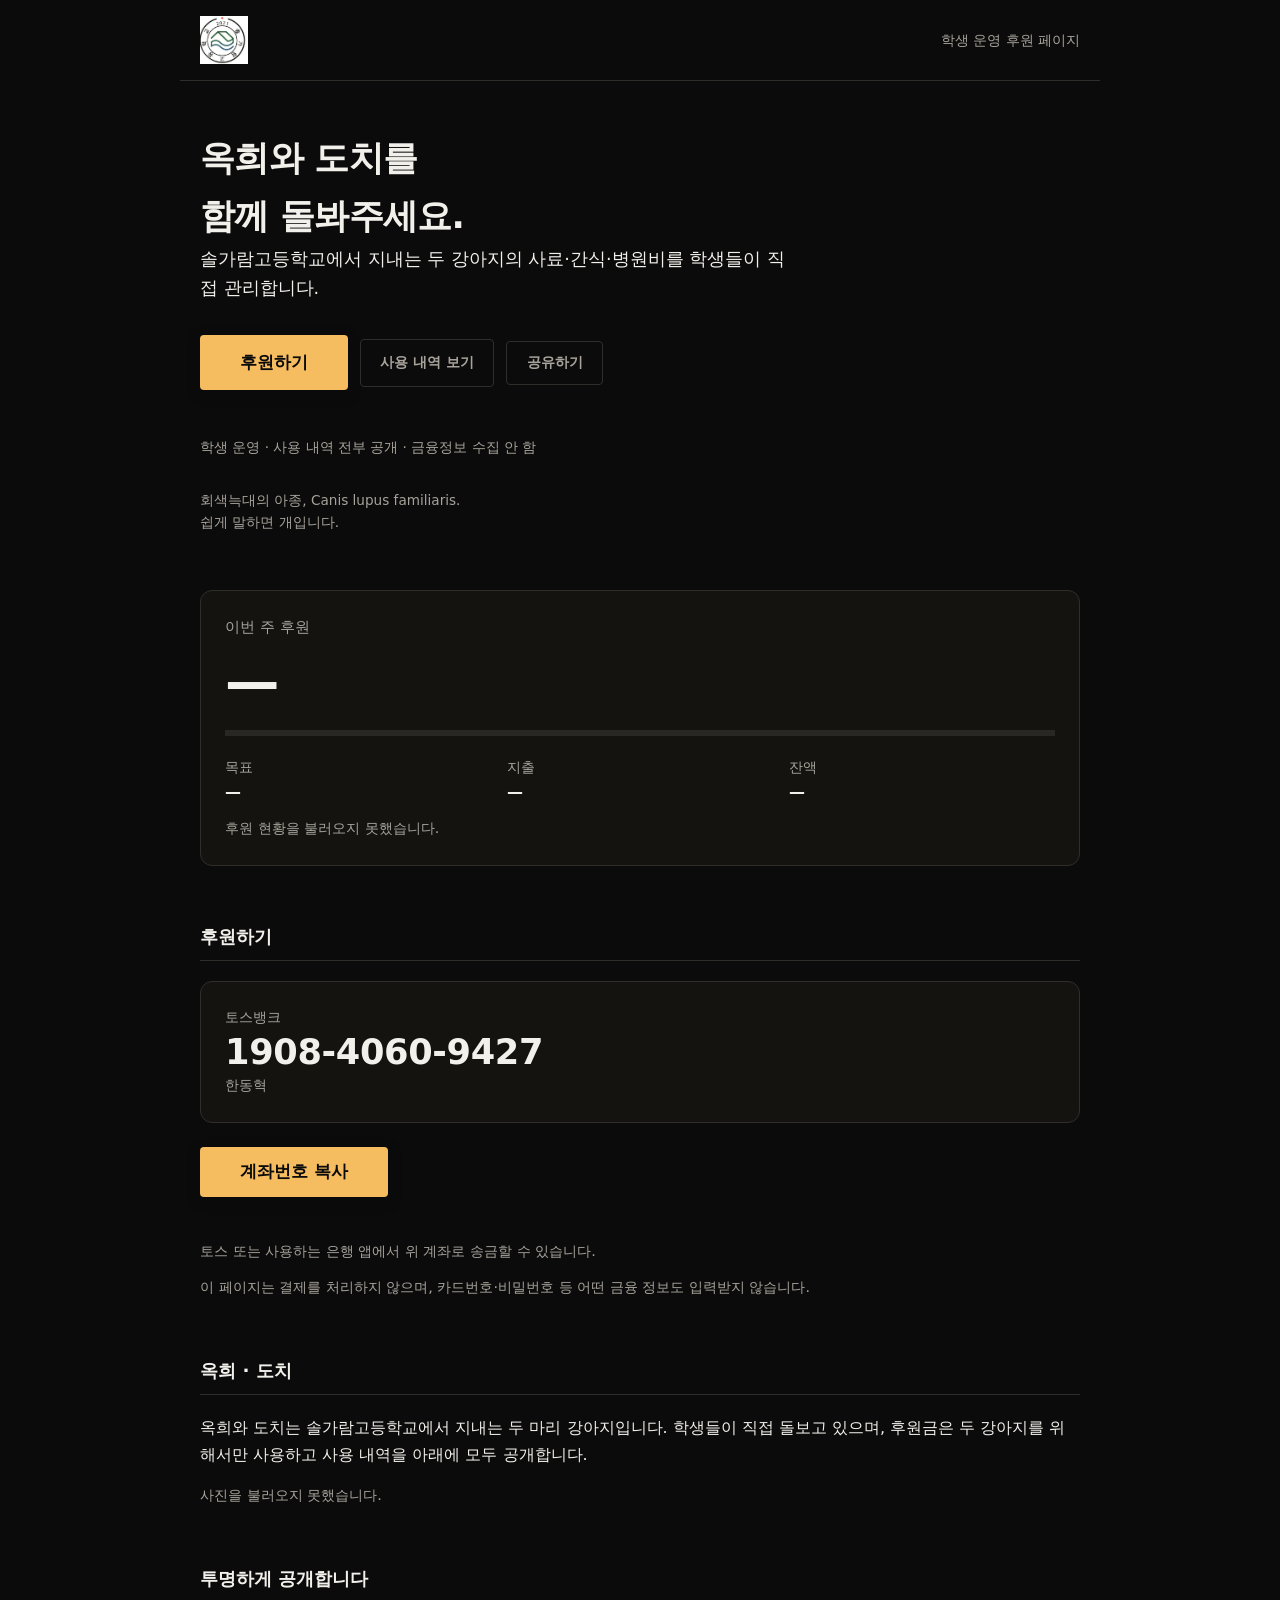
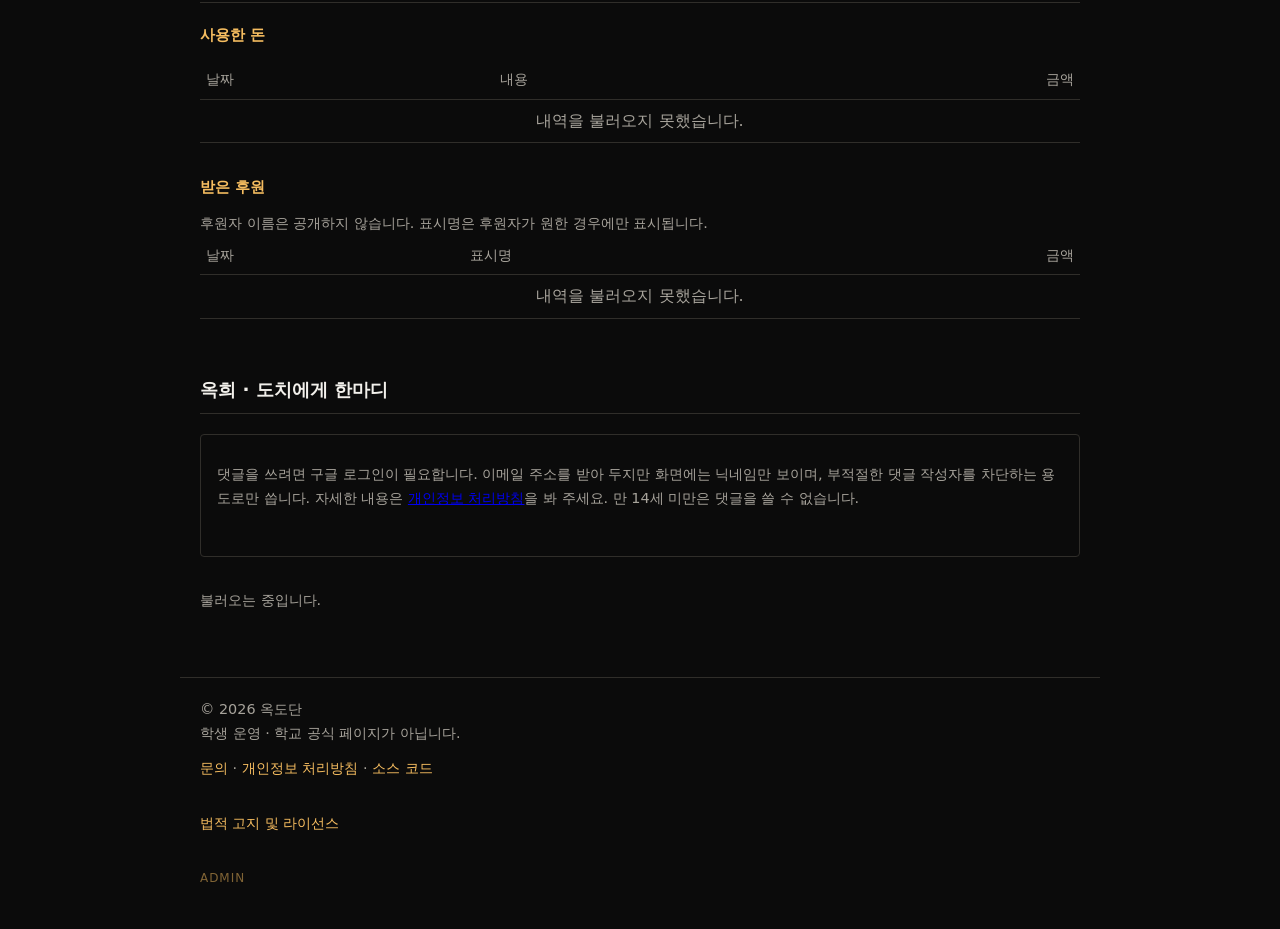
<file: index.html>
<!DOCTYPE html>
<html lang="ko">
<head>
  <meta charset="UTF-8">
  <meta name="viewport" content="width=device-width, initial-scale=1">
  <title>옥희 도치 후원</title>
  <meta name="description" content="솔가람고등학교의 회색늑대의 아종이자 학명은 Canis lupus familiaris인 옥희와 도치를 위한 옥도단 운영 후원 페이지">
  <link rel="stylesheet" href="style.css?v=21">
  <script src="https://accounts.google.com/gsi/client" async defer></script>
</head>
<body>

<header class="site-header">
  <img src="assets/solgaram-logo.jpg" alt="솔가람고등학교 로고" class="logo"
       onerror="this.hidden=true;this.nextElementSibling.hidden=false">
  <span class="logo-text" hidden>솔가람고등학교</span>
  <span class="header-right">
    <span class="header-note">학생 운영 후원 페이지</span>
  </span>
</header>

<main>
  <section class="hero" aria-labelledby="page-title">
    <h1 id="page-title">옥희와 도치를<br>함께 돌봐주세요.</h1>
    <p class="intro">
      솔가람고등학교에서 지내는 두 강아지의
      사료·간식·병원비를 학생들이 직접 관리합니다.
    </p>
    <div class="hero-actions">
      <a href="#donate" class="cta">후원하기</a>
      <a href="#ledger" class="cta cta-quiet">사용 내역 보기</a>
      <button type="button" id="share" class="cta cta-quiet">공유하기</button>
    </div>
    <p class="share-msg" id="share-msg" role="status" aria-live="polite"></p>
    <p class="hero-badges">학생 운영 · 사용 내역 전부 공개 · 금융정보 수집 안 함</p>

    <!-- 학명 농담은 살리되, 첫 화면의 핵심 문장을 가리지 않게 아래로 내렸습니다. -->
    <p class="hero-aside">
      회색늑대의 아종, Canis lupus familiaris.<br>
      쉽게 말하면 개입니다.
    </p>
  </section>

  <section aria-labelledby="status-title">
    <div class="status-panel">
      <h2 id="status-title" class="panel-title">이번 주 후원</h2>

      <div class="status-head">
        <p class="big-amount" id="received">—</p>
        <p class="percent" id="percent"></p>
      </div>

      <div class="bar" role="progressbar" aria-labelledby="status-title"
           aria-valuemin="0" aria-valuemax="100" aria-valuenow="0" id="bar">
        <div class="bar-fill" id="bar-fill"></div>
      </div>

      <dl class="figures">
        <div><dt>목표</dt><dd id="goal">—</dd></div>
        <div><dt>지출</dt><dd id="spent">—</dd></div>
        <div><dt>잔액</dt><dd id="balance">—</dd></div>
      </dl>

      <p class="note" id="load-status" role="status" hidden>후원 현황을 불러오지 못했습니다.</p>
    </div>
  </section>

  <section id="donate" aria-labelledby="donate-title">
    <h2 id="donate-title">후원하기</h2>
    <p class="stop-notice" id="donate-stop" hidden>
      <strong>지금은 후원을 받지 않습니다.</strong><br>
      올해 모인 후원금이 저희가 정한 한도에 이르러 계좌 안내를 내렸습니다.
      「기부금품의 모집 및 사용에 관한 법률」은 연간 1천만 원 이상을 모집할 때
      등록을 요구하는데, 저희는 학생이 운영하는 작은 모금이라 그 절반인
      500만 원에서 스스로 멈추기로 했습니다.
      마음만 감사히 받겠습니다.
    </p>

    <!-- 후원을 멈추면 계좌 안내 전체가 통째로 사라집니다.
         계좌 목록과 복사 버튼을 따로 숨기면 안내 문구가 남아 헷갈립니다. -->
    <div id="donate-open">
      <!-- 계좌번호가 주인공입니다. 은행·예금주는 보조 정보로 작게 둡니다.
           라벨은 화면에 안 보이지만 화면 낭독기에는 읽힙니다.
           계좌번호 라벨을 #account-number 안에 넣으면 복사할 때 같이 딸려갑니다. -->
      <div class="account">
        <p class="account-bank"><span class="visually-hidden">은행 </span>토스뱅크</p>
        <p class="visually-hidden">계좌번호</p>
        <p class="account-number" id="account-number">1908-4060-9427</p>
        <p class="account-holder"><span class="visually-hidden">예금주 </span>한동혁</p>
      </div>
      <button type="button" id="copy-account" class="cta">계좌번호 복사</button>
      <p class="copy-feedback" id="copy-feedback" role="status" aria-live="polite"></p>
      <p class="note">토스 또는 사용하는 은행 앱에서 위 계좌로 송금할 수 있습니다.</p>
      <p class="note">
        이 페이지는 결제를 처리하지 않으며, 카드번호·비밀번호 등
        어떤 금융 정보도 입력받지 않습니다.
      </p>
    </div>
  </section>

  <section aria-labelledby="about-title">
    <h2 id="about-title">옥희 · 도치</h2>
    <p>
      옥희와 도치는 솔가람고등학교에서 지내는 두 마리 강아지입니다.
      학생들이 직접 돌보고 있으며, 후원금은 두 강아지를 위해서만 사용하고
      사용 내역을 아래에 모두 공개합니다.
    </p>
    <ul class="gallery" id="gallery">
      <li class="gallery-empty">사진을 불러오는 중입니다.</li>
    </ul>
  </section>

  <!-- 나간 돈과 들어온 돈을 한 섹션으로 묶습니다.
       따로 두면 각각 그냥 표로 보이지만, 묶으면 공개하겠다는 약속으로 읽힙니다. -->
  <section id="ledger" aria-labelledby="ledger-title">
    <h2 id="ledger-title">투명하게 공개합니다</h2>

    <h3 class="sub-title">사용한 돈</h3>
    <table class="expenses">
      <caption class="visually-hidden">공개된 지출 내역</caption>
      <thead>
        <tr>
          <th scope="col">날짜</th>
          <th scope="col">내용</th>
          <th scope="col" class="num">금액</th>
        </tr>
      </thead>
      <tbody id="expenses-body">
        <tr><td colspan="3" class="empty">내역을 불러오는 중입니다.</td></tr>
      </tbody>
    </table>

    <h3 class="sub-title">받은 후원</h3>
    <p class="note">후원자 이름은 공개하지 않습니다. 표시명은 후원자가 원한 경우에만 표시됩니다.</p>
    <table class="expenses">
      <caption class="visually-hidden">공개된 후원 내역</caption>
      <thead>
        <tr>
          <th scope="col">날짜</th>
          <th scope="col">표시명</th>
          <th scope="col" class="num">금액</th>
        </tr>
      </thead>
      <tbody id="donations-body">
        <tr><td colspan="3" class="empty">내역을 불러오는 중입니다.</td></tr>
      </tbody>
    </table>
  </section>

  <!-- 댓글판은 하나뿐입니다. 게시판 이름은 그대로 photos 라서
       사진첩에 달려 있던 기존 댓글이 그대로 이어집니다. -->
  <section aria-labelledby="comments-title">
    <h2 id="comments-title">옥희 · 도치에게 한마디</h2>

    <div class="comments" data-board="photos">
      <div id="login-bar" class="login-bar">
        <p class="note">
          댓글을 쓰려면 구글 로그인이 필요합니다. 이메일 주소를 받아 두지만
          화면에는 닉네임만 보이며, 부적절한 댓글 작성자를 차단하는 용도로만 씁니다.
          자세한 내용은 <a href="privacy.html">개인정보 처리방침</a>을 봐 주세요.
          만 14세 미만은 댓글을 쓸 수 없습니다.
        </p>
        <div id="google-btn"></div>
        <p id="login-state" class="login-state" role="status" aria-live="polite"></p>
        <label class="login-nick">
          <span class="field-label">닉네임 (댓글에 이 이름으로 표시됩니다)</span>
          <input type="text" id="my-nickname" maxlength="20" placeholder="닉네임" autocomplete="off">
        </label>

        <!-- 닉네임을 바꾸면 지난 댓글의 이름도 같이 바뀝니다.
             자주 바꾸면 시트를 통째로 다시 쓰게 되므로 서버가 기간을 둡니다. -->
        <div class="nick-actions" id="nick-actions" hidden>
          <button type="button" id="nick-edit" class="cta cta-quiet">닉네임 바꾸기</button>
          <button type="button" id="nick-save" class="cta cta-quiet" hidden>저장</button>
          <button type="button" id="nick-cancel" class="cta cta-quiet" hidden>취소</button>
        </div>
        <p class="form-msg" id="nick-msg" role="status" aria-live="polite"></p>

        <button type="button" id="google-logout" class="cta cta-quiet" hidden>로그아웃</button>
      </div>

      <form class="comment-form" hidden>
        <label class="visually-hidden" for="body-photos">댓글</label>
        <input type="text" id="body-photos" class="comment-body" maxlength="200"
               placeholder="댓글을 남겨 주세요" autocomplete="off" required>
        <button type="submit" class="cta cta-quiet">등록</button>
        <p class="form-msg comment-msg" role="status" aria-live="polite"></p>
      </form>
      <ul class="comment-list"><li class="comment-empty">불러오는 중입니다.</li></ul>
    </div>
  </section>

</main>

<dialog id="lightbox" class="lightbox" aria-label="사진 크게 보기">
  <button type="button" id="lightbox-close" class="lightbox-close" aria-label="닫기">✕</button>
  <img id="lightbox-img" alt="">
  <p class="lightbox-caption" id="lightbox-caption"></p>
</dialog>

<footer>
  <p class="footer-line">
    © 2026 옥도단<br>
    학생 운영 · 학교 공식 페이지가 아닙니다.
  </p>

  <p class="footer-links">
    <a href="mailto:sunsetbaby@naver.com">문의</a> ·
    <a href="privacy.html">개인정보 처리방침</a> ·
    <a href="https://github.com/meer-ckat/SolgaramGaeSeKiHooWon"
       target="_blank" rel="noopener noreferrer">소스 코드</a>
  </p>

  <!-- 법적 고지는 다 필요하지만 늘 펼쳐 둘 필요는 없습니다.
       details 는 브라우저 기본 기능이라 따로 스크립트가 없습니다. -->
  <details class="legal">
    <summary>법적 고지 및 라이선스</summary>

    <p>
      욕설·비방·개인정보가 담긴 댓글은 예고 없이 삭제되며,
      반복되면 댓글 작성이 제한됩니다.
    </p>

    <p>
      이 사이트의 소스 코드는
      <a href="https://github.com/meer-ckat/SolgaramGaeSeKiHooWon"
         target="_blank"
         rel="noopener noreferrer">MIT License</a>
      로 공개됩니다.
    </p>

    <p>
      사진, 솔가람고등학교 로고 및 기타 제3자 저작물은
      MIT License의 적용 대상이 아니며,
      각 저작권자의 권리가 유지됩니다.
    </p>
  </details>

  <p class="footer-admin"><a href="admin.html">ADMIN</a></p>
</footer>
<script src="script.js?v=21"></script>
</body>
</html>
</file>
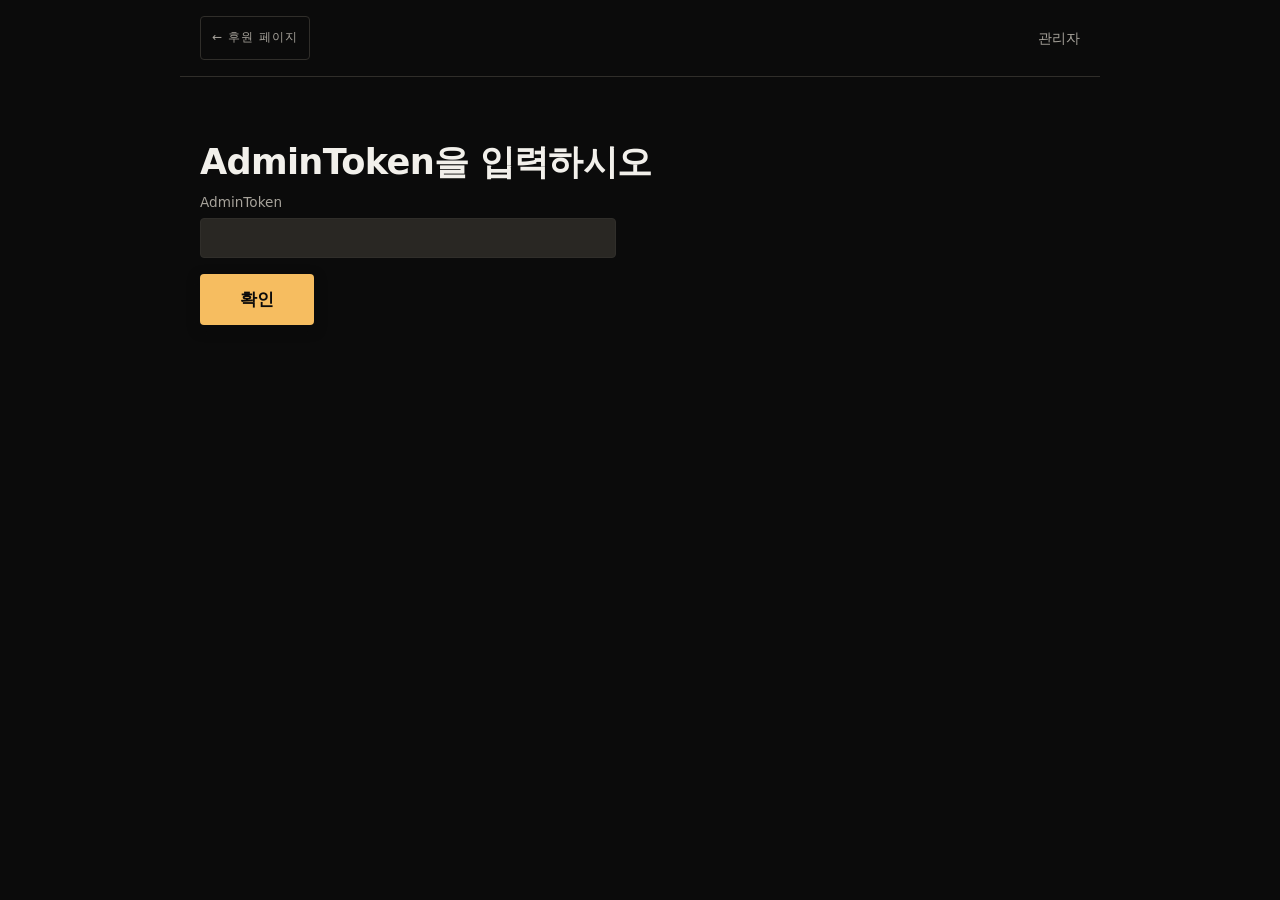
<file: admin.html>
<!DOCTYPE html>
<html lang="ko">
<head>
  <meta charset="UTF-8">
  <meta name="viewport" content="width=device-width, initial-scale=1">
  <meta name="robots" content="noindex, nofollow">
  <title>관리자 · 옥도단 후원</title>
  <link rel="stylesheet" href="style.css?v=21">
</head>
<body>

<header class="site-header">
  <a href="index.html" class="admin-link">← 후원 페이지</a>
  <span class="header-note">관리자</span>
</header>

<main>

  <section id="gate" aria-labelledby="gate-title">
    <h1 id="gate-title">AdminToken을 입력하시오</h1>
    <form id="login-form" autocomplete="off">
      <label class="field">
        <span class="field-label">AdminToken</span>
        <input type="password" id="token-input" name="token"
               autocomplete="off" autocapitalize="off" autocorrect="off"
               spellcheck="false" maxlength="64" required>
      </label>
      <button type="submit" class="cta">확인</button>
      <p class="form-msg" id="login-msg" role="status" aria-live="polite"></p>
    </form>
  </section>

  <div id="panel" hidden>

    <section aria-labelledby="entry-title">
      <h2 id="entry-title">장부 기록 추가</h2>
      <form id="entry-form" autocomplete="off">
        <label class="field">
          <span class="field-label">날짜</span>
          <input type="date" id="entry-date" required>
        </label>
        <label class="field">
          <span class="field-label">구분</span>
          <select id="entry-type">
            <option value="donation">후원 (들어온 돈)</option>
            <option value="expense">지출 (나간 돈)</option>
          </select>
        </label>
        <label class="field">
          <span class="field-label">금액 (원)</span>
          <input type="number" id="entry-amount" min="1" step="1" required>
        </label>
        <label class="field">
          <span class="field-label">내용</span>
          <input type="text" id="entry-desc" maxlength="100"
                 placeholder="예) 사료 20kg">
        </label>
        <label class="field">
          <span class="field-label">표시명 (후원일 때만, 비우면 익명)</span>
          <input type="text" id="entry-name" maxlength="20" placeholder="익명">
        </label>
        <label class="check">
          <input type="checkbox" id="entry-public">
          <span>사이트에 공개</span>
        </label>
        <button type="submit" class="cta">기록 추가</button>
        <p class="form-msg" id="entry-msg" role="status" aria-live="polite"></p>
      </form>
    </section>

    <section aria-labelledby="upload-title">
      <h2 id="upload-title">사진 올리기</h2>
      <form id="upload-form" autocomplete="off">
        <label class="field">
          <span class="field-label">사진 파일 (여러 장 고를 수 있습니다)</span>
          <input type="file" id="photo-file" accept="image/jpeg,image/png,image/webp" multiple required>
        </label>
        <label class="field">
          <span class="field-label">설명 (선택 · 고른 사진 전체에 함께 붙습니다)</span>
          <input type="text" id="photo-caption" maxlength="60" placeholder="예) 운동장의 옥희">
        </label>
        <button type="submit" id="upload-submit" class="cta">올리기</button>
        <p class="form-msg" id="upload-msg" role="status" aria-live="polite"></p>
        <p class="note">
          업로드 전에 브라우저에서 사진을 축소하며, 이 과정에서 촬영 위치(GPS) 정보가 제거됩니다.
        </p>
      </form>
    </section>

    <section aria-labelledby="manage-title">
      <h2 id="manage-title">올린 사진 관리</h2>
      <ul class="gallery" id="admin-gallery">
        <li class="gallery-empty">불러오는 중입니다.</li>
      </ul>
    </section>

    <section aria-labelledby="comments-title">
      <h2 id="comments-title">댓글 관리</h2>
      <p class="note">
        문제가 되는 댓글은 "내리기"를 누르면 사이트에서 즉시 사라집니다.
        기록은 comments 시트에 남으므로 나중에 확인할 수 있습니다.
      </p>
      <ul class="admin-comments" id="admin-comments">
        <li class="comment-empty">불러오는 중입니다.</li>
      </ul>
    </section>

    <section>
      <button type="button" id="logout" class="cta cta-quiet">로그아웃</button>
    </section>

  </div>

</main>

<script src="admin.js?v=21"></script>
</body>
</html>
</file>
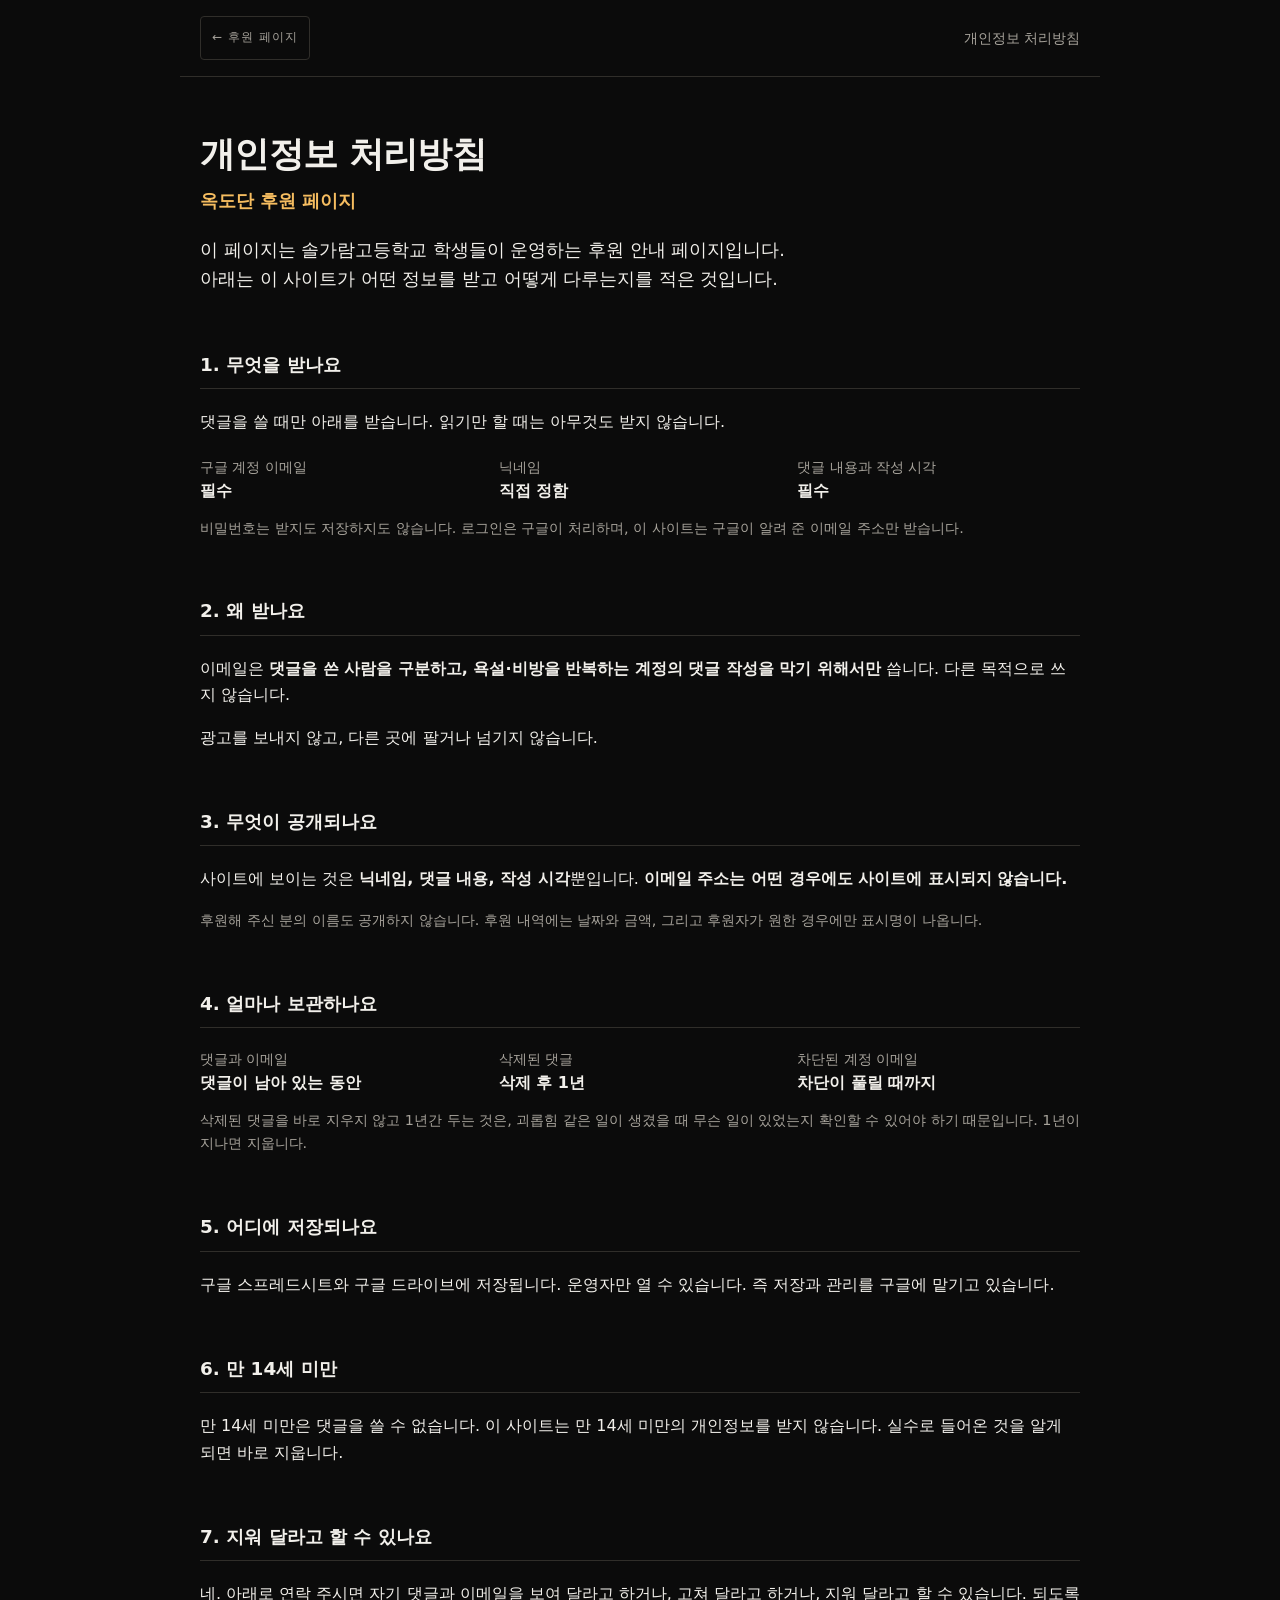
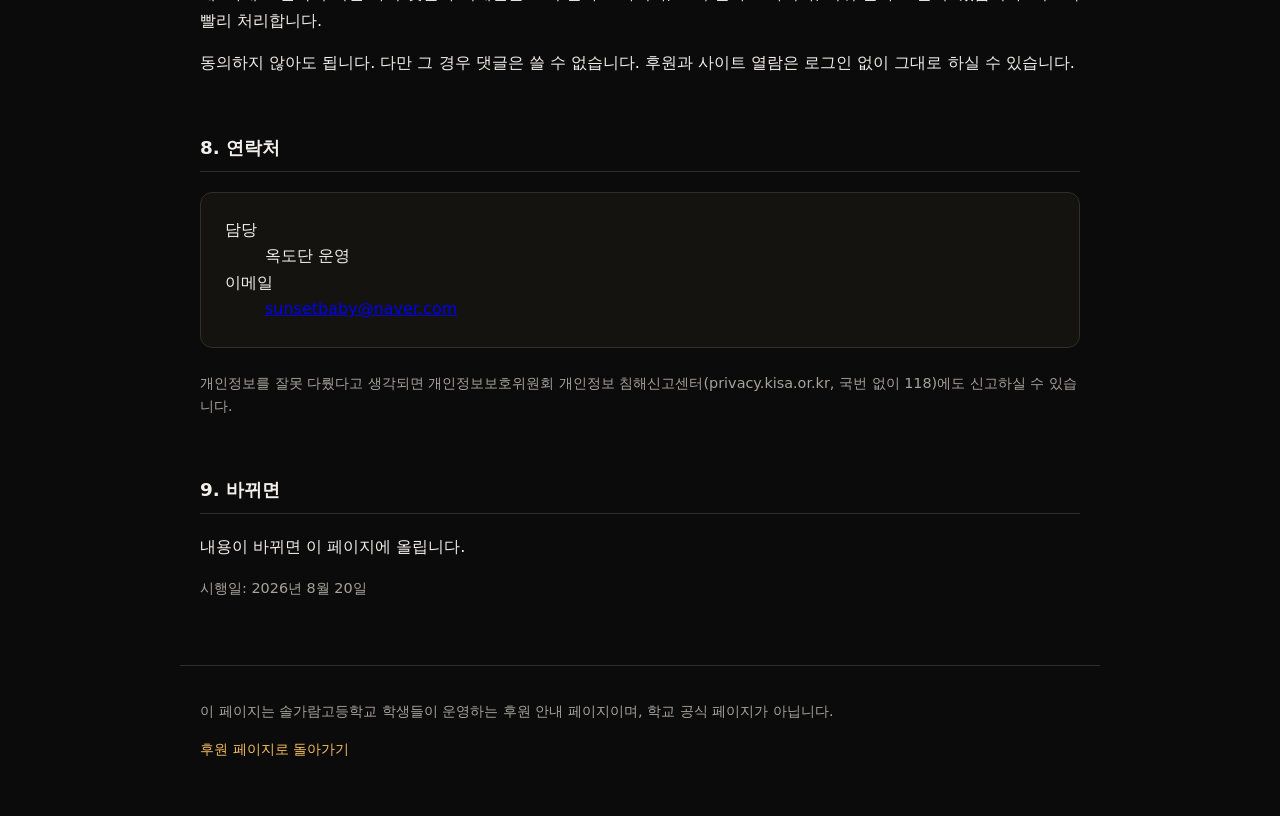
<file: privacy.html>
<!DOCTYPE html>
<html lang="ko">
<head>
  <meta charset="UTF-8">
  <meta name="viewport" content="width=device-width, initial-scale=1">
  <title>개인정보 처리방침 · 옥도단 후원</title>
  <link rel="stylesheet" href="style.css?v=21">
</head>
<body>

<header class="site-header">
  <a href="index.html" class="admin-link">← 후원 페이지</a>
  <span class="header-note">개인정보 처리방침</span>
</header>

<main>
  <section class="hero">
    <h1>개인정보 처리방침</h1>
    <p class="subtitle">옥도단 후원 페이지</p>
    <p class="intro">
      이 페이지는 솔가람고등학교 학생들이 운영하는 후원 안내 페이지입니다.
      아래는 이 사이트가 어떤 정보를 받고 어떻게 다루는지를 적은 것입니다.
    </p>
  </section>

  <section aria-labelledby="p1">
    <h2 id="p1">1. 무엇을 받나요</h2>
    <p>댓글을 쓸 때만 아래를 받습니다. 읽기만 할 때는 아무것도 받지 않습니다.</p>
    <dl class="figures">
      <div><dt>구글 계정 이메일</dt><dd>필수</dd></div>
      <div><dt>닉네임</dt><dd>직접 정함</dd></div>
      <div><dt>댓글 내용과 작성 시각</dt><dd>필수</dd></div>
    </dl>
    <p class="note">
      비밀번호는 받지도 저장하지도 않습니다. 로그인은 구글이 처리하며,
      이 사이트는 구글이 알려 준 이메일 주소만 받습니다.
    </p>
  </section>

  <section aria-labelledby="p2">
    <h2 id="p2">2. 왜 받나요</h2>
    <p>
      이메일은 <strong>댓글을 쓴 사람을 구분하고, 욕설·비방을 반복하는 계정의
      댓글 작성을 막기 위해서만</strong> 씁니다. 다른 목적으로 쓰지 않습니다.
    </p>
    <p>
      광고를 보내지 않고, 다른 곳에 팔거나 넘기지 않습니다.
    </p>
  </section>

  <section aria-labelledby="p3">
    <h2 id="p3">3. 무엇이 공개되나요</h2>
    <p>
      사이트에 보이는 것은 <strong>닉네임, 댓글 내용, 작성 시각</strong>뿐입니다.
      <strong>이메일 주소는 어떤 경우에도 사이트에 표시되지 않습니다.</strong>
    </p>
    <p class="note">
      후원해 주신 분의 이름도 공개하지 않습니다. 후원 내역에는 날짜와 금액,
      그리고 후원자가 원한 경우에만 표시명이 나옵니다.
    </p>
  </section>

  <section aria-labelledby="p4">
    <h2 id="p4">4. 얼마나 보관하나요</h2>
    <dl class="figures">
      <div><dt>댓글과 이메일</dt><dd>댓글이 남아 있는 동안</dd></div>
      <div><dt>삭제된 댓글</dt><dd>삭제 후 1년</dd></div>
      <div><dt>차단된 계정 이메일</dt><dd>차단이 풀릴 때까지</dd></div>
    </dl>
    <p class="note">
      삭제된 댓글을 바로 지우지 않고 1년간 두는 것은, 괴롭힘 같은 일이 생겼을 때
      무슨 일이 있었는지 확인할 수 있어야 하기 때문입니다. 1년이 지나면 지웁니다.
    </p>
  </section>

  <section aria-labelledby="p5">
    <h2 id="p5">5. 어디에 저장되나요</h2>
    <p>
      구글 스프레드시트와 구글 드라이브에 저장됩니다. 운영자만 열 수 있습니다.
      즉 저장과 관리를 구글에 맡기고 있습니다.
    </p>
  </section>

  <section aria-labelledby="p6">
    <h2 id="p6">6. 만 14세 미만</h2>
    <p>
      만 14세 미만은 댓글을 쓸 수 없습니다. 이 사이트는 만 14세 미만의
      개인정보를 받지 않습니다. 실수로 들어온 것을 알게 되면 바로 지웁니다.
    </p>
  </section>

  <section aria-labelledby="p7">
    <h2 id="p7">7. 지워 달라고 할 수 있나요</h2>
    <p>
      네. 아래로 연락 주시면 자기 댓글과 이메일을 보여 달라고 하거나,
      고쳐 달라고 하거나, 지워 달라고 할 수 있습니다. 되도록 빨리 처리합니다.
    </p>
    <p>
      동의하지 않아도 됩니다. 다만 그 경우 댓글은 쓸 수 없습니다.
      후원과 사이트 열람은 로그인 없이 그대로 하실 수 있습니다.
    </p>
  </section>

  <section aria-labelledby="p8">
    <h2 id="p8">8. 연락처</h2>
    <dl class="account">
      <div><dt>담당</dt><dd>옥도단 운영</dd></div>
      <div><dt>이메일</dt><dd><a href="mailto:sunsetbaby@naver.com">sunsetbaby@naver.com</a></dd></div>
    </dl>
    <p class="note">
      개인정보를 잘못 다뤘다고 생각되면 개인정보보호위원회
      개인정보 침해신고센터(privacy.kisa.or.kr, 국번 없이 118)에도
      신고하실 수 있습니다.
    </p>
  </section>

  <section aria-labelledby="p9">
    <h2 id="p9">9. 바뀌면</h2>
    <p>
      내용이 바뀌면 이 페이지에 올립니다.
    </p>
    <p class="note">시행일: 2026년 8월 20일</p>
  </section>
</main>

<footer>
  <p>
    이 페이지는 솔가람고등학교 학생들이 운영하는 후원 안내 페이지이며,
    학교 공식 페이지가 아닙니다.
  </p>
  <p><a href="index.html">후원 페이지로 돌아가기</a></p>
</footer>

</body>
</html>
</file>
<file: style.css>
/* 옥도단 후원 — Marigold × Obsidian
   모바일 우선, 시스템 폰트, 문서형 레이아웃
*/

:root {
  /* 기본 색상 */
  --text: #F2F0EB;
  --muted: #A7A39B;
  --line: #302E2A;
  --bar-bg: #292723;
  --panel: #141310;

  /* 테마 색상 */
  --marigold: #F6BD60;
  --marigold-hover: #FFD27A;
  --obsidian: #0B0B0B;

  /* 그림자 */
  --shadow: rgba(11, 11, 11, 0.65);
}

* {
  box-sizing: border-box;
}

/* .comment-form { display: flex } 같은 클래스 규칙이
   hidden 속성(브라우저 기본 display:none)을 이겨 버립니다.
   숨기라고 한 것은 반드시 숨겨지게 합니다. */
[hidden] {
  display: none !important;
}

html {
  scroll-behavior: smooth;
}

body {
  margin: 0;
  font-family: system-ui, -apple-system, "Segoe UI", "Malgun Gothic", sans-serif;
  color: var(--text);
  background: var(--obsidian);
  line-height: 1.65;
}

.site-header,
main,
footer {
  max-width: 920px;
  margin: 0 auto;
  padding: 0 1.25rem;
}

/* ========================================
   헤더
======================================== */

.site-header {
  display: flex;
  align-items: center;
  justify-content: space-between;
  gap: 1rem;

  padding-top: 1rem;
  padding-bottom: 1rem;

  border-bottom: 1px solid var(--line);
}

.logo {
  height: 48px;
  width: auto;
  object-fit: contain;
}

.logo-text {
  font-weight: 700;
  color: var(--text);
}

.header-note {
  font-size: 0.85rem;
  color: var(--muted);
}

/* ========================================
   공통
======================================== */

section {
  margin: 3.5rem 0;
}

h1 {
  font-size: 2.2rem;
  margin: 0;
  letter-spacing: -0.02em;
}

h2 {
  font-size: 1.15rem;
  margin: 0 0 1.25rem;
  padding-bottom: 0.5rem;
  border-bottom: 1px solid var(--line);
}

.note {
  font-size: 0.9rem;
  color: var(--muted);
  margin: 0.75rem 0 0;
}

/* ========================================
   히어로
======================================== */

.hero {
  margin-top: 3rem;
}

.subtitle {
  font-size: 1.1rem;
  color: var(--marigold);
  margin: 0.25rem 0 1.25rem;
  font-weight: bold;
}

.intro {
  margin: 0 0 2rem;
  max-width: 34em;
  font-size: 1.1rem;
}

.hero-badges {
  margin: 1rem 0 0;
  font-size: 0.85rem;
  color: var(--muted);
}

/* 학명 농담. 재미는 남기되 첫 화면의 핵심 문장과 경쟁하지 않게 작게 둡니다. */
.hero-aside {
  margin: 2rem 0 0;
  font-size: 0.85rem;
  color: var(--muted);
  line-height: 1.6;
}

/* ========================================
   버튼
======================================== */

.cta {
  display: inline-block;

  background: var(--marigold);
  color: var(--obsidian);

  font-size: 1.05rem;
  font-weight: 700;
  font-family: inherit;

  padding: 0.85rem 2.5rem;

  border: none;
  border-radius: 0.25rem;

  text-decoration: none;
  cursor: pointer;

  box-shadow: 0 4px 12px var(--shadow);

  transition:
    background 0.15s ease,
    transform 0.15s ease,
    box-shadow 0.15s ease;
}

.cta:hover {
  background: var(--marigold-hover);

  transform: translateY(-1px);

  box-shadow: 0 6px 16px var(--shadow);
}

.cta:active {
  transform: translateY(0);
}

.hero-actions {
  display: flex;
  flex-wrap: wrap;
  gap: 0.75rem;
  align-items: center;
}

.share-msg {
  font-size: 0.9rem;
  color: var(--marigold);
  margin: 0.6rem 0 0;
  min-height: 1.4em;
}

/* ========================================
   후원 현황
======================================== */

/* 큰 금액·막대·수치를 카드 하나로 묶습니다.
   따로 두면 문서처럼 보이고, 셋으로 쪼개면 관리자 대시보드처럼 보입니다. */
.status-panel {
  background: var(--panel);
  border: 1px solid var(--line);
  border-radius: 12px;
  padding: 1.5rem;
}

.panel-title {
  font-size: 0.95rem;
  font-weight: 400;
  color: var(--muted);
  margin: 0 0 0.75rem;
  padding: 0;
  border: none;
}

.status-head {
  display: flex;
  align-items: baseline;
  justify-content: space-between;
  gap: 1rem;
}

.big-amount {
  font-size: clamp(2.2rem, 8vw, 3.4rem);

  font-weight: 700;

  letter-spacing: -0.02em;

  margin: 0 0 1rem;

  line-height: 1.15;

  color: var(--text);
}

.bar {
  height: 6px;

  background: var(--bar-bg);

  overflow: hidden;
}

.bar-fill {
  height: 100%;

  width: 0;

  background: var(--marigold);

  /* 0에서 실제 값까지 차오릅니다. */
  transition: width 0.9s cubic-bezier(0.22, 1, 0.36, 1);
}

.percent {
  font-size: 1.05rem;
  font-weight: 700;
  font-variant-numeric: tabular-nums;
  color: var(--marigold);
  margin: 0;
  white-space: nowrap;
}

.figures {
  margin: 1.25rem 0 0;

  display: grid;

  grid-template-columns: repeat(3, 1fr);

  gap: 1rem;
}

.figures div {
  min-width: 0;
}

.figures dt {
  color: var(--muted);

  font-size: 0.85rem;
}

.figures dd {
  margin: 0;

  font-weight: 700;

  font-variant-numeric: tabular-nums;

  color: var(--text);
}

/* ========================================
   후원하기
======================================== */

/* 은행·계좌번호·예금주가 같은 크기면 정작 옮겨 적을 계좌번호가 안 보입니다. */
.account {
  margin: 0 0 1.5rem;

  padding: 1.5rem;

  background: var(--panel);

  border: 1px solid var(--line);

  border-radius: 12px;
}

.account p {
  margin: 0;
}

.account-bank {
  font-size: 0.9rem;

  color: var(--muted);
}

.account-number {
  font-size: clamp(1.6rem, 6vw, 2.2rem);

  font-weight: 700;

  letter-spacing: -0.01em;

  font-variant-numeric: tabular-nums;

  line-height: 1.25;

  word-break: break-all;

  color: var(--text);
}

.account-holder {
  font-size: 0.9rem;

  color: var(--muted);
}

.copy-feedback {
  font-size: 0.9rem;

  margin: 0.6rem 0 0;

  min-height: 1.5em;

  color: var(--marigold);
}

.stop-notice {
  padding: 1rem;
  margin: 0 0 1.5rem;
  border: 1px solid var(--marigold);
  border-radius: 0.25rem;
  color: var(--text);
  font-size: 0.95rem;
  line-height: 1.7;
}

.stop-notice strong {
  color: var(--marigold);
}

/* ========================================
   사용 내역
======================================== */

.sub-title {
  font-size: 0.95rem;
  font-weight: 700;
  color: var(--marigold);
  margin: 2rem 0 0.75rem;
}

.sub-title:first-of-type {
  margin-top: 0;
}

.expenses {
  width: 100%;

  border-collapse: collapse;

  font-variant-numeric: tabular-nums;
}

.expenses th,
.expenses td {
  text-align: left;

  padding: 0.5rem 0.4rem;

  border-bottom: 1px solid var(--line);
}

.expenses th {
  font-size: 0.85rem;

  color: var(--muted);

  font-weight: 400;
}

.expenses td {
  color: var(--text);
}

.expenses .date {
  white-space: nowrap;
}

.expenses .num {
  text-align: right;

  white-space: nowrap;
}

.expenses .empty {
  color: var(--muted);

  text-align: center;
}

/* ========================================
   푸터
======================================== */

footer {
  border-top: 1px solid var(--line);

  margin-top: 4rem;

  padding-top: 1.25rem;
  padding-bottom: 2.5rem;

  font-size: 0.9rem;

  color: var(--muted);
}

footer a {
  color: var(--marigold);

  text-decoration: none;
}

footer a:hover {
  color: var(--marigold-hover);

  text-decoration: underline;
}

/* 저작권·라이선스 표기.
   #666 은 이 배경(#0B0B0B)에서 명암비 3.4:1 로 읽기 어렵고,
   #ddd 구분선은 다른 선보다 밝게 튀어서 테마 변수로 맞췄습니다. */
.footer-line {
  margin: 0 0 0.75rem;
}

.footer-links {
  margin: 0 0 1.25rem;
}

.legal {
  font-size: 0.85rem;
}

.legal summary {
  cursor: pointer;
  color: var(--marigold);
  min-height: 44px;
  display: flex;
  align-items: center;
}

.legal summary:focus-visible {
  outline: 3px solid var(--marigold);
  outline-offset: 2px;
}

.legal p {
  margin: 0.5rem 0;
}

/* ADMIN 은 일반 방문자에게 의미가 없습니다. 있되 튀지 않게 둡니다. */
.footer-admin {
  margin: 1.5rem 0 0;
  font-size: 0.75rem;
  letter-spacing: 0.08em;
  opacity: 0.5;
}

/* ========================================
   접근성
======================================== */

.visually-hidden {
  position: absolute;

  width: 1px;
  height: 1px;

  overflow: hidden;

  clip: rect(0 0 0 0);

  white-space: nowrap;
}

a:focus-visible,
button:focus-visible {
  outline: 3px solid var(--marigold);

  outline-offset: 2px;
}

/* ========================================
   움직임
   ----------------------------------------
   불러온 내용이 툭 튀어나오지 않게 하는 용도입니다.
   장식용 움직임은 넣지 않습니다.
======================================== */

@keyframes fade-up {
  from {
    opacity: 0;
    transform: translateY(8px);
  }
  to {
    opacity: 1;
    transform: none;
  }
}

/* 사진과 댓글은 나중에 불러와 채워지므로 부드럽게 나타나게 합니다. */
.gallery li,
.comment {
  animation: fade-up 0.35s ease both;
}

/* 사진은 앞의 몇 장만 시차를 둡니다. 너무 길면 기다리는 느낌이 납니다. */
.gallery li:nth-child(2) { animation-delay: 0.04s; }
.gallery li:nth-child(3) { animation-delay: 0.08s; }
.gallery li:nth-child(4) { animation-delay: 0.12s; }
.gallery li:nth-child(5) { animation-delay: 0.16s; }
.gallery li:nth-child(6) { animation-delay: 0.20s; }

/* 크게 보기가 갑자기 튀어나오지 않게 합니다. */
@keyframes lightbox-in {
  from {
    opacity: 0;
    transform: scale(0.97);
  }
  to {
    opacity: 1;
    transform: none;
  }
}

@keyframes backdrop-in {
  from { opacity: 0; }
  to { opacity: 1; }
}

.lightbox[open] {
  animation: lightbox-in 0.2s ease;
}

.lightbox[open]::backdrop {
  animation: backdrop-in 0.2s ease;
}

/* ========================================
   모션 감소 설정
   ----------------------------------------
   기기에서 "동작 줄이기"를 켠 사람에게는 전부 끕니다.
======================================== */

@media (prefers-reduced-motion: reduce) {
  html {
    scroll-behavior: auto;
  }

  .cta,
  .bar-fill {
    transition: none;
  }

  .gallery li,
  .comment,
  .lightbox[open],
  .lightbox[open]::backdrop {
    animation: none;
  }

  .cta:hover {
    transform: none;
  }
}

/* ========================================
   사진첩
======================================== */

.gallery {
  list-style: none;
  padding: 0;
  margin: 0;
  display: grid;
  gap: 1rem;
  grid-template-columns: repeat(auto-fill, minmax(220px, 1fr));

  /* 사진마다 높이가 달라졌으므로 위쪽으로 맞춥니다. */
  align-items: start;
}

/* 첫 사진은 폭을 전부 써서 이번 주 대표 사진처럼 보이게 합니다. */
.gallery li:first-child {
  grid-column: 1 / -1;
}

.gallery-item {
  display: block;
  width: 100%;
  padding: 0;
  border: none;
  background: none;
  cursor: zoom-in;
}

/* 높이를 200px로 고정하면 세로 사진이 전부 잘려 상품 썸네일처럼 보입니다.
   원본 비율을 그대로 둡니다. */
.gallery img {
  width: 100%;
  height: auto;
  display: block;
  border-radius: 0.25rem;
  background: var(--bar-bg);
}

/* 대표 사진만은 세로로 너무 길어지지 않게 화면 높이로 자릅니다. */
.gallery li:first-child img {
  max-height: 60vh;
  object-fit: cover;
}

/* 크게 보기 */

.lightbox {
  border: none;
  padding: 0;
  background: none;
  max-width: 100vw;
  max-height: 100vh;
  overflow: visible;
}

.lightbox::backdrop {
  background: rgba(11, 11, 11, 0.92);
}

.lightbox img {
  display: block;
  margin: 0 auto;
  max-width: 92vw;
  max-height: 82vh;
  width: auto;
  height: auto;
  object-fit: contain;
}

.lightbox-caption {
  margin: 0.75rem 0 0;
  text-align: center;
  color: var(--text);
  font-size: 0.95rem;
}

.lightbox-caption:empty {
  display: none;
}

.lightbox-close {
  position: absolute;
  top: -2.5rem;
  right: 0;
  font-size: 1.3rem;
  line-height: 1;
  padding: 0.4rem 0.7rem;
  color: var(--text);
  background: none;
  border: 1px solid var(--line);
  border-radius: 0.25rem;
  font-family: inherit;
  cursor: pointer;
}

.lightbox-close:hover {
  color: var(--marigold);
  border-color: var(--marigold);
}

.gallery-caption {
  margin: 0.4rem 0 0;
  font-size: 0.9rem;
  color: var(--muted);
}

.gallery-empty {
  color: var(--muted);
  font-size: 0.9rem;
}

/* ========================================
   관리자
======================================== */

.header-right {
  display: flex;
  align-items: center;
  gap: 1rem;
}

.admin-link {
  display: inline-flex;
  align-items: center;
  min-height: 44px;

  font-size: 0.75rem;
  letter-spacing: 0.08em;
  color: var(--muted);
  text-decoration: none;
  border: 1px solid var(--line);
  border-radius: 0.25rem;
  padding: 0 0.7rem;
}

.admin-link:hover {
  color: var(--marigold);
  border-color: var(--marigold);
}

.field {
  display: block;
  margin: 0 0 1rem;
  max-width: 26em;
}

.field-label {
  display: block;
  font-size: 0.85rem;
  color: var(--muted);
  margin-bottom: 0.3rem;
}

.field input,
.field select {
  width: 100%;
  font-family: inherit;
  font-size: 1rem;
  padding: 0.6rem;
  color: var(--text);
  background: var(--bar-bg);
  border: 1px solid var(--line);
  border-radius: 0.25rem;
}

.field input:focus-visible,
.field select:focus-visible {
  outline: 3px solid var(--marigold);
  outline-offset: 2px;
}

.check {
  display: flex;
  align-items: center;
  gap: 0.5rem;
  margin: 0 0 1.25rem;
}

.form-msg {
  font-size: 0.9rem;
  margin: 0.75rem 0 0;
  min-height: 1.5em;
  color: var(--muted);
}

.form-msg-good {
  color: var(--marigold);
}

.form-msg-bad {
  color: #FF8A7A;
}

.cta-quiet {
  background: transparent;
  color: var(--muted);
  border: 1px solid var(--line);
  box-shadow: none;
  font-size: 0.9rem;

  /* 손가락으로 누르는 것이라 최소 44px를 지킵니다. */
  padding: 0.7rem 1.2rem;
  min-height: 44px;
}

.cta-quiet:hover {
  background: transparent;
  color: var(--marigold);
  border-color: var(--marigold);
  box-shadow: none;
}

/* ========================================
   댓글
======================================== */

.comments {
  margin-top: 0;
}

.comments-title {
  font-size: 0.95rem;
  color: var(--muted);
  font-weight: 400;
  margin: 0 0 0.75rem;
}

.comment-form {
  display: flex;
  flex-wrap: wrap;
  gap: 0.5rem;
  align-items: center;
}

.comment-body {
  font-family: inherit;
  font-size: 0.95rem;
  padding: 0.5rem 0.6rem;
  color: var(--text);
  background: var(--bar-bg);
  border: 1px solid var(--line);
  border-radius: 0.25rem;
}

.comment-body {
  flex: 1 1 14rem;
  min-width: 0;
}

.comment-body:focus-visible {
  outline: 3px solid var(--marigold);
  outline-offset: 2px;
}

.comment-form .cta {
  flex: 0 0 auto;
}

.comment-msg {
  flex: 1 1 100%;
  margin: 0;
  min-height: 0;
}

.comment-msg:empty {
  display: none;
}

.comment-list {
  list-style: none;
  margin: 1rem 0 0;
  padding: 0;
}

.comment {
  padding: 0.5rem 0;
  border-bottom: 1px solid var(--line);
  font-size: 0.95rem;
  overflow-wrap: anywhere;
}

.comment-nickname {
  font-weight: 700;
  color: var(--marigold);
}

.comment-sep {
  color: var(--muted);
}

.comment-at {
  display: block;
  margin-top: 0.15rem;
  font-size: 0.8rem;
  color: var(--muted);
}

.comment-empty {
  color: var(--muted);
  font-size: 0.9rem;
}

/* 구글 로그인 */

.login-bar {
  margin-bottom: 2rem;
  padding: 1rem;
  border: 1px solid var(--line);
  border-radius: 0.25rem;
}

.login-state {
  margin: 0.6rem 0 0;
  font-size: 0.9rem;
  color: var(--marigold);
}

.login-state:empty {
  display: none;
}

.login-nick {
  display: block;
  margin-top: 0.75rem;
  max-width: 18em;
}

.login-nick input {
  width: 100%;
  font-family: inherit;
  font-size: 0.95rem;
  padding: 0.5rem 0.6rem;
  color: var(--text);
  background: var(--bar-bg);
  border: 1px solid var(--line);
  border-radius: 0.25rem;
}

.login-nick input:focus-visible {
  outline: 3px solid var(--marigold);
  outline-offset: 2px;
}

.nick-actions {
  display: flex;
  flex-wrap: wrap;
  gap: 0.5rem;
  margin-top: 0.75rem;
}

/* 모바일에서 .cta 는 한 줄을 다 쓰지만, 여기서는 나란히 놓입니다. */
.nick-actions .cta {
  flex: 0 0 auto;
  width: auto;
}

.nick-actions .cta:disabled {
  opacity: 0.55;
  cursor: default;
}

.nick-actions .cta:disabled:hover {
  color: var(--muted);
  border-color: var(--line);
}

#nick-msg {
  margin-top: 0.5rem;
}

#google-logout {
  margin-top: 0.75rem;
}

.cta-danger:hover {
  color: #FF8A7A;
  border-color: #FF8A7A;
}

/* 관리자 댓글 목록 */

.admin-comments {
  list-style: none;
  margin: 1rem 0 0;
  padding: 0;
}

.admin-comment {
  padding: 0.6rem 0;
  border-bottom: 1px solid var(--line);
  font-size: 0.95rem;
  overflow-wrap: anywhere;
}

.admin-comment-board {
  display: inline-block;
  margin-right: 0.5rem;
  padding: 0.1rem 0.45rem;
  font-size: 0.75rem;
  color: var(--muted);
  border: 1px solid var(--line);
  border-radius: 0.25rem;
}

.admin-comment .cta {
  display: block;
  margin-top: 0.4rem;
}

/* ========================================
   모바일
======================================== */

@media (max-width: 480px) {
  /* 375px에서는 로고 4.5rem + 안내 문구 + ADMIN이 한 줄에 안 들어가
     로고가 잘렸습니다. 로고를 줄이고 오른쪽을 세로로 쌓습니다. */
  .site-header {
    gap: 0.6rem;
  }

  .logo {
    height: 3rem;
    flex-shrink: 0;
  }

  .header-right {
    flex-direction: column;
    align-items: flex-end;
    gap: 0.35rem;
  }

  .header-note {
    font-size: 0.7rem;
    text-align: right;
  }

  .cta {
    display: block;

    width: 100%;

    text-align: center;
  }

  /* 버튼 3개를 세로로 쌓으면 현황 패널이 첫 화면 밖으로 밀립니다.
     주 버튼만 한 줄을 다 쓰고, 나머지 둘은 아래에서 나눠 씁니다. */
  .hero-actions {
    display: flex;
    flex-wrap: wrap;
    gap: 0.6rem;
  }

  .hero-actions .cta {
    flex: 1 1 0;
    width: auto;
    min-width: 0;
  }

  .hero-actions .cta:first-child {
    flex-basis: 100%;
  }

  .status-panel,
  .account {
    padding: 1.25rem;
  }

  .figures {
    gap: 0.6rem;
  }

  .figures dt {
    font-size: 0.75rem;
  }

  .figures dd {
    font-size: 0.95rem;
  }

}
</file>
